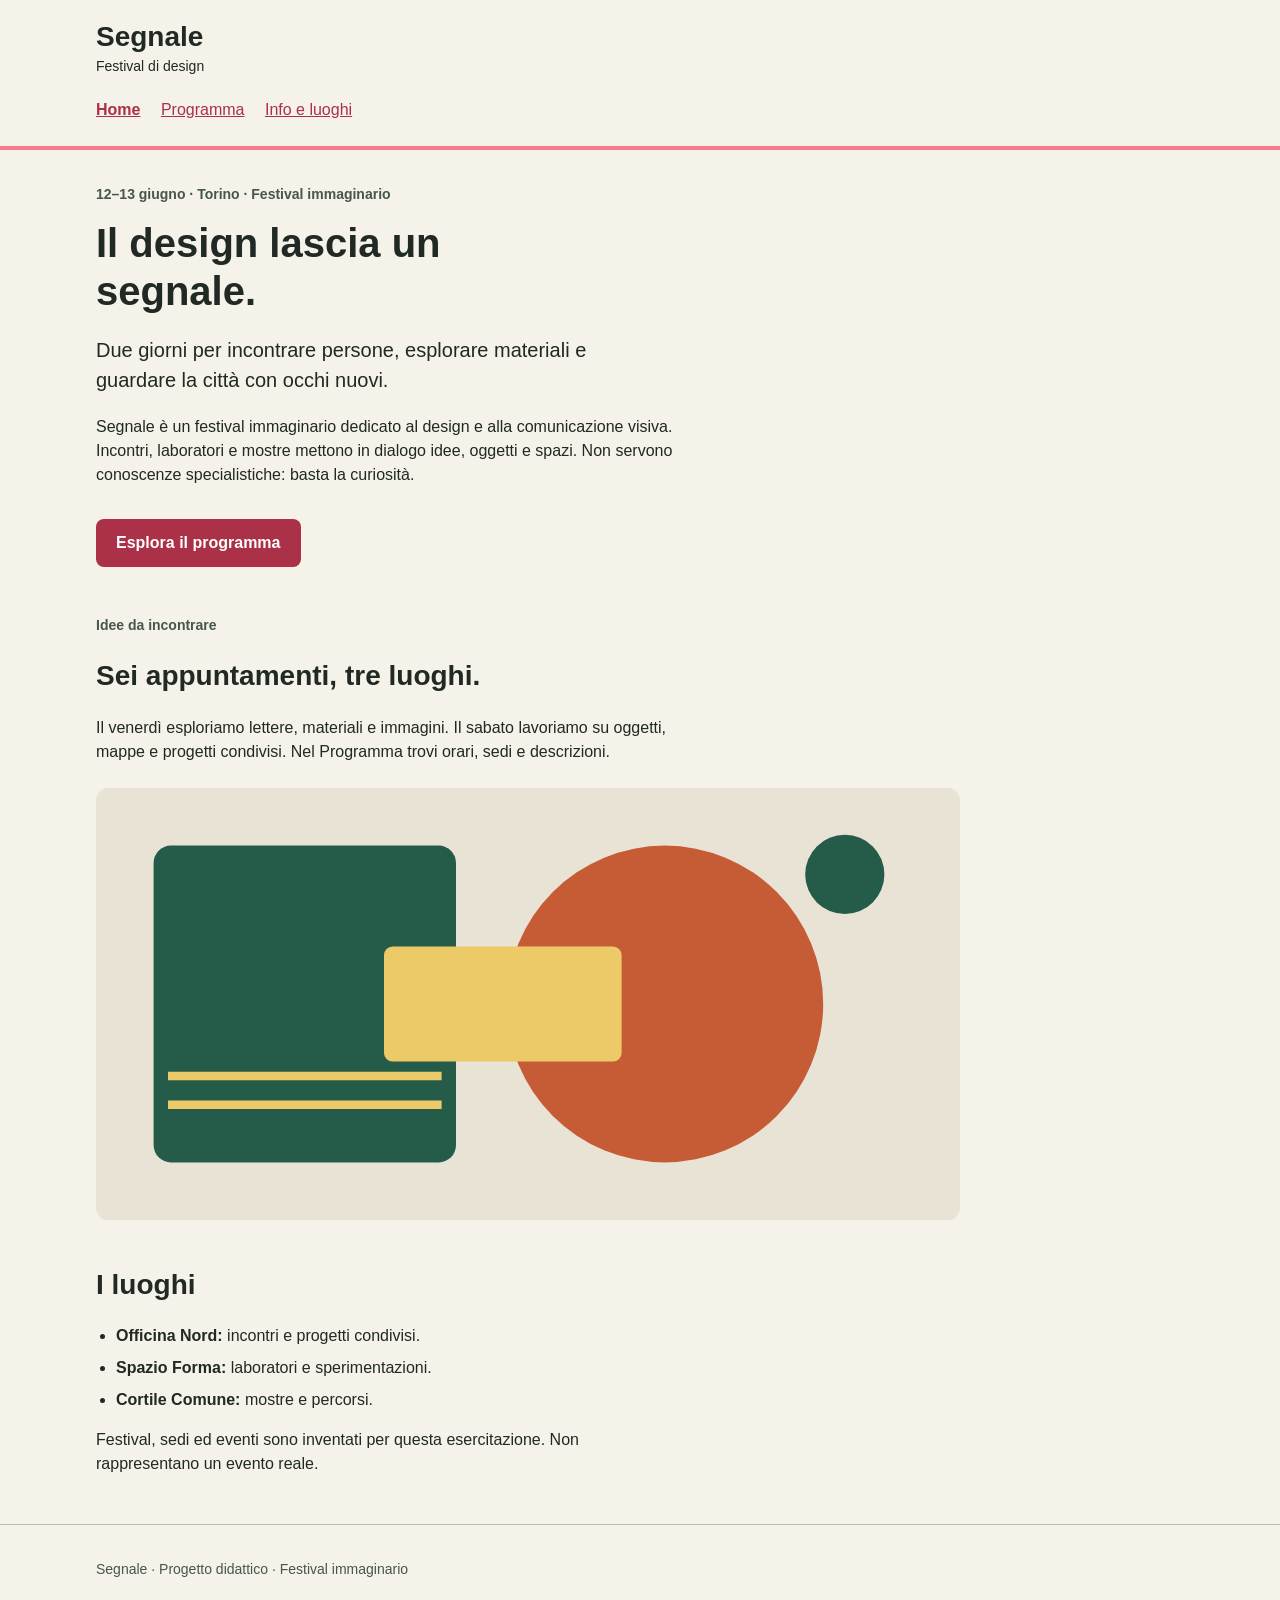
<file: index.html>
<!doctype html>
<html lang="it">
<head>
  <meta charset="utf-8">
  <meta name="viewport" content="width=device-width, initial-scale=1">
  <title>Segnale — Festival di design</title>
  <link rel="stylesheet" href="style.css">
</head>
<body>
  <a class="skip-link" href="#contenuto">Vai al contenuto</a>
  <header class="site-header">
    <div class="container">
      <a class="brand" href="index.html">Segnale<span>Festival di design</span></a>
<nav aria-label="Navigazione principale">
  <a href="index.html" aria-current="page">Home</a>
  <a href="programma.html">Programma</a>
  <a href="info.html">Info e luoghi</a>
</nav>
    </div>
  </header>

  <main id="contenuto" class="container">
    <section class="intro" aria-labelledby="titolo-home">
      <p class="eyebrow">12–13 giugno · Torino · Festival immaginario</p>
      <h1 id="titolo-home">Il design lascia un segnale.</h1>
      <p class="lead">Due giorni per incontrare persone, esplorare materiali e guardare la città con occhi nuovi.</p>
      <p class="reading-text">Segnale è un festival immaginario dedicato al design e alla comunicazione visiva. Incontri, laboratori e mostre mettono in dialogo idee, oggetti e spazi. Non servono conoscenze specialistiche: basta la curiosità.</p>
      <!-- Da completare: anche questo collegamento deve aprire il Programma. -->
<a class="button-link" href="programma.html">Esplora il programma</a>
    </section>

    <section class="content-section" aria-labelledby="titolo-festival">
      <p class="eyebrow">Idee da incontrare</p>
      <h2 id="titolo-festival">Sei appuntamenti, tre luoghi.</h2>
      <p class="reading-text">Il venerdì esploriamo lettere, materiali e immagini. Il sabato lavoriamo su oggetti, mappe e progetti condivisi. Nel Programma trovi orari, sedi e descrizioni.</p>
      <img class="festival-image" src="assets/festival.svg" alt="Composizione geometrica di cerchi e rettangoli nei colori del festival" width="1200" height="600">
    </section>

    <section class="content-section" aria-labelledby="titolo-luoghi">
      <h2 id="titolo-luoghi">I luoghi</h2>
      <ul class="venues">
        <li><strong>Officina Nord:</strong> incontri e progetti condivisi.</li>
        <li><strong>Spazio Forma:</strong> laboratori e sperimentazioni.</li>
        <li><strong>Cortile Comune:</strong> mostre e percorsi.</li>
      </ul>
      <p class="reading-text">Festival, sedi ed eventi sono inventati per questa esercitazione. Non rappresentano un evento reale.</p>
    </section>
  </main>

  <footer class="site-footer"><div class="container"><p>Segnale · Progetto didattico · Festival immaginario</p></div></footer>
</body>
</html>
</file>
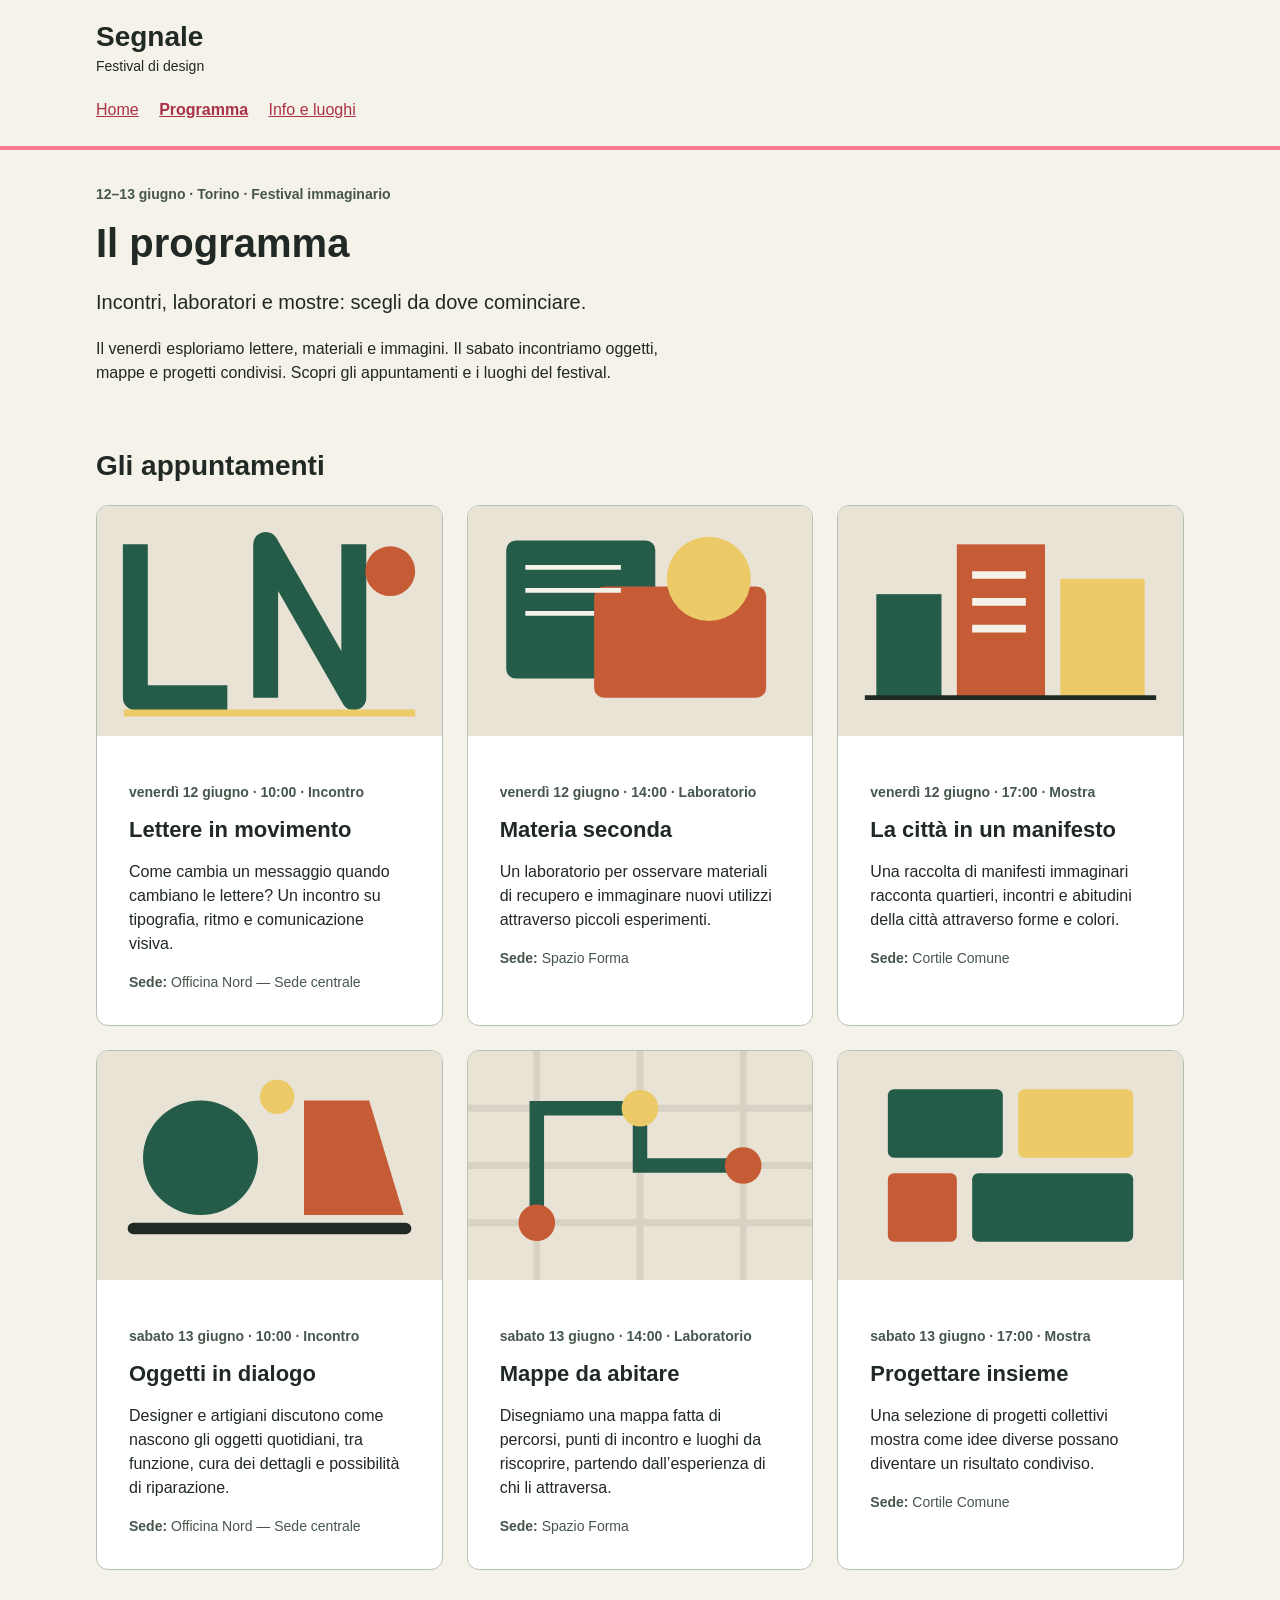
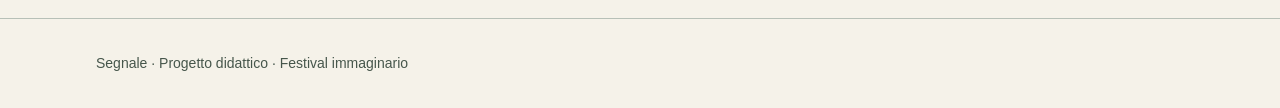
<file: programma.html>
<!doctype html>
<html lang="it">
<head>
  <meta charset="utf-8">
  <meta name="viewport" content="width=device-width, initial-scale=1">
  <title>Programma — Segnale</title>
  <link rel="stylesheet" href="style.css">
  <script src="programma.js" defer></script>
</head>
<body>
  <a class="skip-link" href="#contenuto">Vai al contenuto</a>
  <header class="site-header">
    <div class="container">
      <a class="brand" href="index.html">Segnale<span>Festival di design</span></a>
<nav aria-label="Navigazione principale">
  <a href="index.html">Home</a>
  <a href="programma.html" aria-current="page">Programma</a>
  <a href="info.html">Info e luoghi</a>
</nav>
    </div>
  </header>

  <main id="contenuto" class="container">
    <section class="intro" aria-labelledby="titolo-programma">
      <p class="eyebrow">12–13 giugno · Torino · Festival immaginario</p>
      <h1 id="titolo-programma">Il programma</h1>
      <p class="lead">Incontri, laboratori e mostre: scegli da dove cominciare.</p>
      <p class="reading-text">Il venerdì esploriamo lettere, materiali e immagini. Il sabato incontriamo oggetti, mappe e progetti condivisi. Scopri gli appuntamenti e i luoghi del festival.</p>
    </section>

<section class="content-section" aria-labelledby="titolo-eventi">
  <h2 id="titolo-eventi">Gli appuntamenti</h2>
  <p id="stato-eventi" aria-live="polite">Caricamento del programma…</p>
  <div class="event-grid" id="event-grid"></div>
</section>
    </section>
  </main>

  <footer class="site-footer"><div class="container"><p>Segnale · Progetto didattico · Festival immaginario</p></div></footer>
</body>
</html>
</file>
<file: style.css>
/* Stile iniziale: tipografia, colori e variabili CSS sono già predisposti.
   Lavoreremo su collegamenti, CSS condiviso e disposizione delle schede. */

/* Scelte comuni: ogni regola usa var() per richiamarne il valore. */
:root {
  --colore-primario: #f67990;
  --colore-primario-scuro: #aa3147;
  --colore-sfondo: #f5f2e9;
  --colore-testo: #202923;
  --font-testo: Roboto, Helvetica, sans-serif;
  --font-titoli: "Stack Sans Notch", sans-serif;
}

* {
  box-sizing: border-box;
}

body {
  margin: 0;
  background: var(--colore-sfondo);
  color: var(--colore-testo);
  font-family: var(--font-testo);
  font-size: 1rem;
  line-height: 1.5;
}

a {
  color: var(--colore-primario);
}

a:hover {
  text-decoration-thickness: 3px;
}

a:focus-visible {
  outline: 3px solid var(--colore-testo);
  outline-offset: 4px;
}

.container {
  width: 92%;
  max-width: 68rem;
  margin: 0 auto;
}

.site-header {
  padding: 1.25rem 0;
  border-bottom: 4px solid var(--colore-primario);
}

.brand {
  display: inline-block;
  color: var(--colore-testo);
  font-size: 1.75rem;
  font-weight: bold;
  line-height: 1.2;
  text-decoration: none;
}

.brand span {
  display: block;
  margin-top: 0.25rem;
  font-size: 0.875rem;
  font-weight: normal;
}

nav {
  margin-top: 1rem;
}

nav a {
  display: inline-block;
  margin-right: 1rem;
  padding: 0.25rem 0;
}

nav a[aria-current="page"] {
  font-weight: bold;
}

.intro {
  padding: 1.25rem 0 1rem;
}

.eyebrow,
.event-meta {
  color: #46564b;
  font-size: 0.875rem;
  font-weight: bold;
}

h1,
h2,
h3 {
  font-family: var(--font-titoli);
  line-height: 1.2;
}

h1 {
  max-width: 18ch;
  margin: 0.75rem 0 1.25rem;
  font-size: 2.5rem;
}

h2 {
  font-size: 1.75rem;
}

h3 {
  margin: 0.5rem 0 0.75rem;
  font-size: 1.375rem;
}

.lead {
  max-width: 48ch;
  font-size: 1.25rem;
}

.reading-text {
  max-width: 65ch;
}

.button-link {
  display: inline-block;
  margin-top: 1rem;
  padding: 0.75rem 1.25rem;
  border-radius: 0.5rem;
  background: var(--colore-primario);
  color: #ffffff;
  font-weight: bold;
  text-decoration: none;
}

.button-link:hover {
  background: var(--colore-primario-scuro);
}

.content-section {
  margin: 2rem 0 3rem;
}

.festival-image {
  display: block;
  width: 100%;
  max-width: 54rem;
  height: auto;
  margin-top: 1.5rem;
  border-radius: 0.75rem;
}

.venues {
  padding-left: 1.25rem;
}

.venues li {
  margin-bottom: 0.5rem;
}

.event-grid {
  display: grid;
  grid-template-columns: repeat(2, minmax(0, 1fr));
  gap: 1.5rem;
}


.event-card {
  margin-bottom: 0rem;
  overflow: hidden;
  border: 1px solid #b7c0b7;
  border-radius: 0.75rem;
  background: #ffffff;
}

.event-card img {
  display: block;
  width: 100%;
  height: auto;
}

.event-body {
  padding: 2rem;
}

.event-body p:last-child {
  margin-bottom: 0;
}

.event-place {
  color: #46564b;
  font-size: 0.875rem;
}

.site-footer {
  padding: 1.25rem 0;
  border-top: 1px solid #b7c0b7;
  color: #46564b;
  font-size: 0.875rem;
}

.skip-link {
  position: absolute;
  top: -6rem;
  left: 1rem;
  padding: 0.75rem 1rem;
  background: #ffffff;
  color: var(--colore-testo);
}

.skip-link:focus {
  top: 1rem;
}

@media (max-width: 37.4375rem) {
  .event-grid {
    grid-template-columns: 1fr;
  }
}

@media (min-width: 64rem) {
  .event-grid {
    grid-template-columns: repeat(3, minmax(0, 1fr));
  }
}

/* Link leggibili: il rosa originale è troppo chiaro per il testo normale. */
a {
  color: var(--colore-primario-scuro);
}

.button-link {
  background: var(--colore-primario-scuro);
  color: #ffffff;
}

.button-link:hover {
  background: #792032;
}

.galleria-luoghi {
  overflow: hidden;
  border: 1px solid #b7c0b7;
  border-radius: 0.75rem;
  background: #ffffff;
}

.galleria-luoghi .swiper-slide {
  height: auto;
  margin: 0;
}

.galleria-luoghi img {
  display: block;
  width: 100%;
  max-height: 38rem;
  object-fit: cover;
}

.galleria-luoghi figcaption {
  padding: 1rem 1.25rem;
}

.galleria-luoghi figcaption h3,
.galleria-luoghi figcaption p {
  margin-top: 0;
}

.galleria-comandi {
  display: flex;
  justify-content: space-between;
  padding: 0 1rem 1rem;
}

.galleria-comandi .swiper-button-prev,
.galleria-comandi .swiper-button-next {
  position: static;
  width: 3rem;
  height: 3rem;
  margin: 0;
  border: 2px solid var(--colore-primario-scuro);
  border-radius: 50%;
  background: #ffffff;
  color: var(--colore-primario-scuro);
}

.galleria-comandi .swiper-button-prev::after,
.galleria-comandi .swiper-button-next::after {
  font-size: 1rem;
  font-weight: bold;
}

.galleria-comandi button:focus-visible {
  outline: 3px solid var(--colore-testo);
  outline-offset: 4px;
}

#mappa-sedi {
  display: block;
  width: 100%;
  height: 28rem;
  border: 0;
}

.indirizzi-sedi {
  padding-left: 1.25rem;
}

.indirizzi-sedi li {
  margin-bottom: 1rem;
}

.sr-only {
  position: absolute;
  width: 1px;
  height: 1px;
  padding: 0;
  margin: -1px;
  overflow: hidden;
  clip: rect(0, 0, 0, 0);
  white-space: nowrap;
  border: 0;
}

/* Intestazione sempre disponibile durante lo scorrimento */
.site-header {
  position: sticky;
  top: 0;
  z-index: 1000;
  background: var(--colore-sfondo);
}

/* Il link per saltare al contenuto resta visibile sopra l'intestazione */
.skip-link {
  z-index: 1001;
}

#stato-eventi,
#stato-meteo {
  max-width: 65ch;
}

#dati-meteo {
  width: 100%;
  max-width: none;
  box-sizing: border-box;
  margin: 2rem 0;
  padding: 1.50rem;
  border: 5px solid #aa3147;
  border-radius: 0.75rem;
  background: #ffffff;
  text-align: start;
}

#dati-meteo p:last-child {
  margin-bottom: 1;
}
</file>
